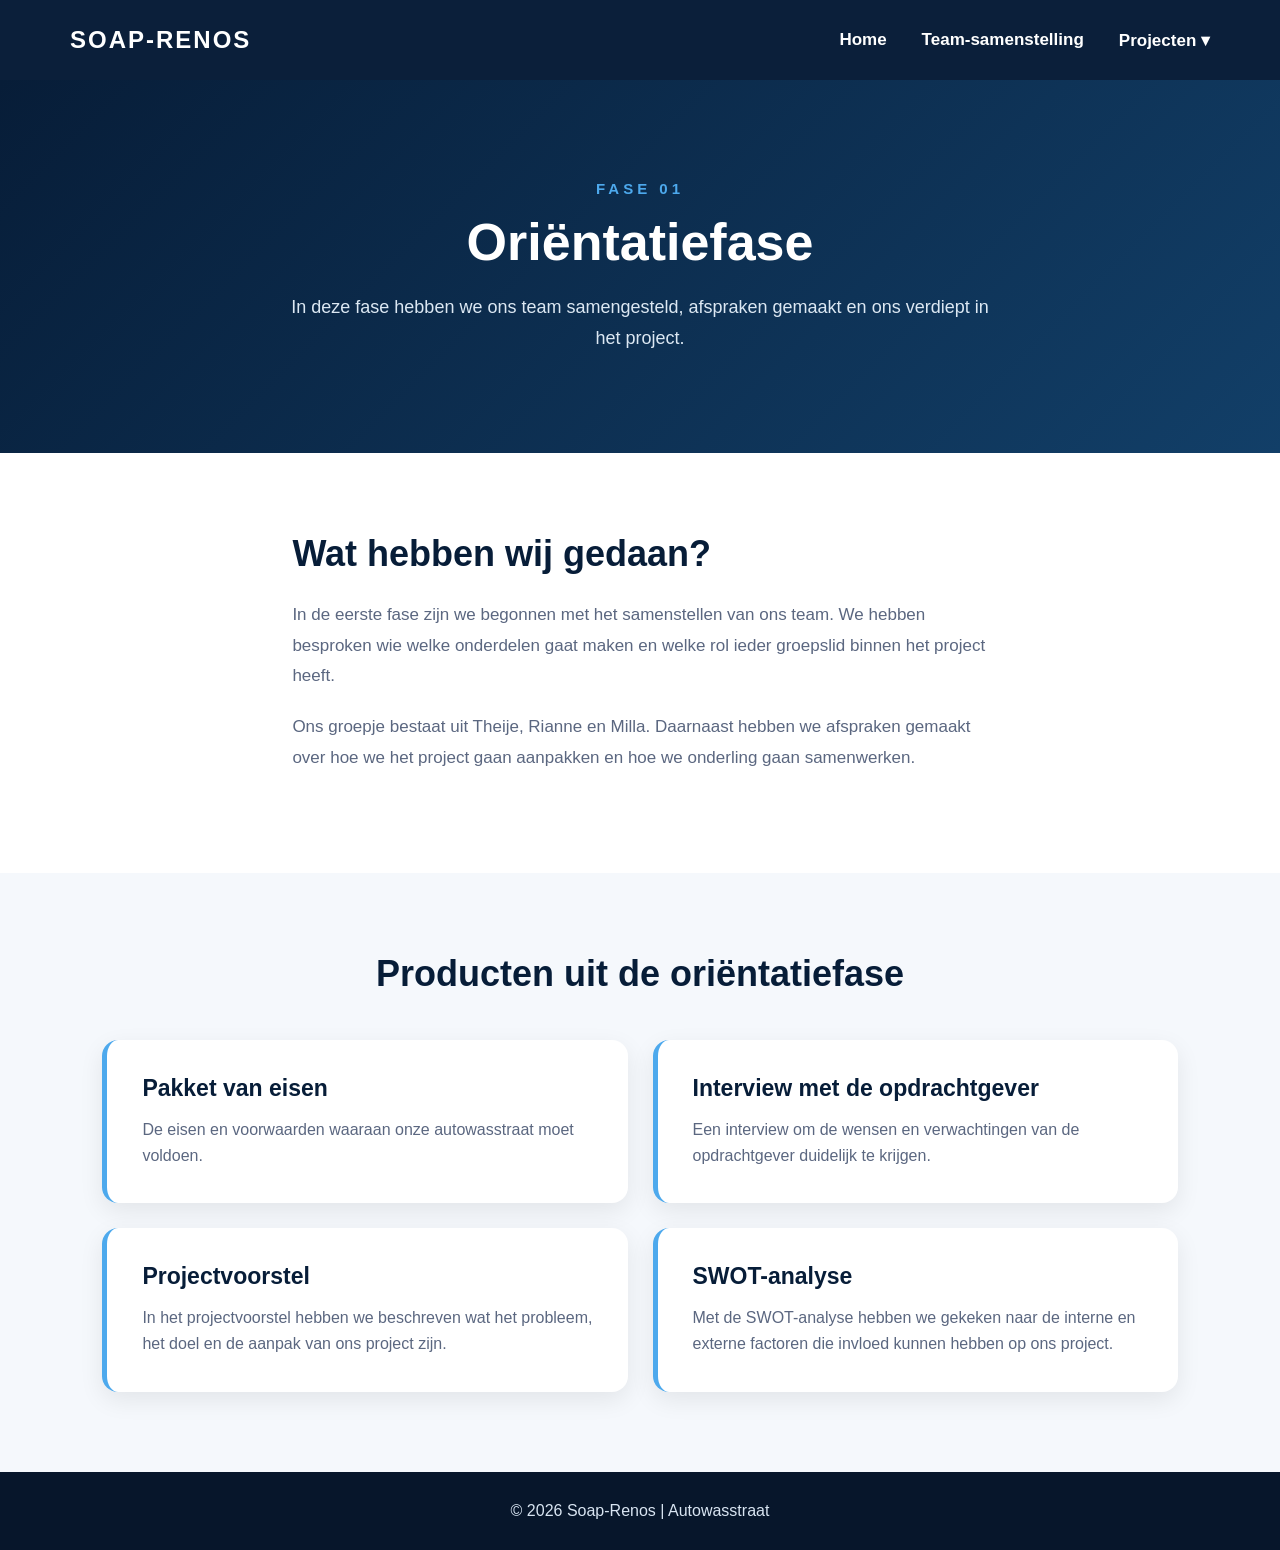
<file: fase1.html>
<!DOCTYPE html>
<html lang="nl">

<head>

    <meta charset="UTF-8">
    <meta name="viewport" content="width=device-width, initial-scale=1.0">

    <title>Fase 1 | Oriëntatiefase | Soap-Renos</title>

    <link rel="stylesheet" href="style.css">

</head>

<body>

    <header>

        <div class="logo">
            SOAP-RENOS
        </div>

        <nav>

            <a href="index.html">Home</a>

            <a href="indeling.html">Team-samenstelling</a>

            <div class="dropdown">

                <a href="#">Projecten ▾</a>

                <div class="dropdown-menu">

                    <a href="fase1.html">Fase 1 - Oriëntatie</a>
                    <a href="fase2.html">Fase 2 - Definitie</a>
                    <a href="fase3.html">Fase 3 - Ontwerp</a>
                    <a href="fase4.html">Fase 4 - Werkvoorbereiding</a>
                    <a href="fase5.html">Fase 5 - Realisatie</a>
                    <a href="fase6.html">Fase 6 - Oplevering</a>
                    <a href="fase7.html">Fase 7 - Nazorg</a>

                </div>

            </div>

        </nav>

    </header>


    <main>

        <section class="fase-header">

            <span>FASE 01</span>

            <h1>Oriëntatiefase</h1>

            <p>
                In deze fase hebben we ons team samengesteld,
                afspraken gemaakt en ons verdiept in het project.
            </p>

        </section>


        <section class="fase-inhoud">

            <h2>Wat hebben wij gedaan?</h2>

            <p>
                In de eerste fase zijn we begonnen met het samenstellen
                van ons team. We hebben besproken wie welke onderdelen
                gaat maken en welke rol ieder groepslid binnen het project
                heeft.
            </p>

            <p>
                Ons groepje bestaat uit Theije, Rianne en Milla.
                Daarnaast hebben we afspraken gemaakt over hoe we het
                project gaan aanpakken en hoe we onderling gaan samenwerken.
            </p>

        </section>


        <section class="fase-producten">

            <h2>Producten uit de oriëntatiefase</h2>


            <div class="product-kaarten">


                <!-- PAKKET VAN EISEN -->

                <div class="product-kaart">

                    <h3>Pakket van eisen</h3>

                    <p>
                        De eisen en voorwaarden waaraan onze
                        autowasstraat moet voldoen.
                    </p>

                    <div class="product-volledig">

                        <h4>1. MakerLab</h4>

                        <p>
                            Minimaal twee onderdelen van het project
                            worden gemaakt met machines uit het MakerLab.
                        </p>


                        <h4>2. Werkende autowasstraat</h4>

                        <p>
                            We dienen een werkende autowasstraat op te
                            leveren ter beoordeling.
                        </p>


                        <h4>3. Lesrooster</h4>

                        <p>
                            Het lesrooster geeft aan op welke tijdstippen
                            gewerkt kan worden in de praktijkruimtes.
                            Het is niet mogelijk om dit op andere
                            tijdstippen te plannen.
                        </p>


                        <h4>4. Magazijn</h4>

                        <p>
                            Een overzicht dat gelijk is aan het te volgen
                            lesrooster geeft aan wie er per dag
                            verantwoordelijk is voor het magazijn.
                            Ook is er een overzicht van reserves die
                            kunnen invallen bij ziekte.
                        </p>


                        <h4>5. Materialen</h4>

                        <p>
                            We gebruiken de materialen die op de door
                            school verstrekte bestellijst staan.
                        </p>


                        <h4>6. Milieu</h4>

                        <p>
                            Voor dit project moet er rekening worden
                            gehouden met het milieu. We houden rekening
                            met hoe de onderdelen na het project
                            gerecycled worden. Dit wordt opgenomen in
                            de gebruikshandleiding.
                        </p>


                        <h4>7. Elektrotechnisch tekenpakket</h4>

                        <p>
                            Het elektrotechnische tekenpakket moet
                            voldoen aan de gestelde voorwaarden.
                        </p>

                    </div>

                </div>


                <!-- INTERVIEW -->

                <div class="product-kaart">

                    <h3>Interview met de opdrachtgever</h3>

                    <p>
                        Een interview om de wensen en verwachtingen
                        van de opdrachtgever duidelijk te krijgen.
                    </p>

                    <div class="product-volledig">

                        <p>
                            Tijdens het interview met de opdrachtgever
                            hebben we informatie verzameld over de
                            wensen en verwachtingen voor de autowasstraat.
                        </p>

                        <p>
                            Deze informatie gebruiken we bij het
                            ontwerpen en realiseren van onze
                            autowasstraat.
                        </p>

                    </div>

                </div>


                <!-- PROJECTVOORSTEL -->

                <div class="product-kaart">

                    <h3>Projectvoorstel</h3>

                    <p>
                        In het projectvoorstel hebben we beschreven
                        wat het probleem, het doel en de aanpak van
                        ons project zijn.
                    </p>

                    <div class="product-volledig">

                        <h4>Probleemstelling</h4>

                        <p>
                            De klant heeft bij ons een aanvraag gedaan
                            voor het ontwerpen en realiseren van een
                            autowasstraat.
                        </p>


                        <h4>Doelstelling</h4>

                        <p>
                            Aan het einde van de projectperiode hebben
                            wij een schaalmodel en een website voor een
                            autowasstraat die voldoen aan de eisen van
                            de klant.
                        </p>


                        <h4>Methode</h4>

                        <p>
                            We vergelijken verschillende bestaande
                            autowasstraten. Op basis daarvan en de eisen
                            van de klant maken we samen een ontwerp.
                        </p>


                        <h4>Haalbaarheid</h4>

                        <p>
                            De haalbaarheid van het project is op dit
                            moment nog moeilijk in te schatten, omdat
                            dit de eerste keer is dat wij een
                            autowasstraat ontwerpen.
                        </p>


                        <h4>Vormgeving</h4>

                        <p>
                            Het eindresultaat bestaat uit een schaalmodel,
                            een website en eventuele presentaties.
                        </p>


                        <h4>Uitgangspunt</h4>

                        <p>
                            Het uiteindelijke resultaat is aan het begin
                            van het project nog niet zichtbaar, omdat
                            het projectvoorstel aan het begin van het
                            project wordt opgesteld.
                        </p>

                    </div>

                </div>


                <!-- SWOT-ANALYSE -->

                <div class="product-kaart">

                    <h3>SWOT-analyse</h3>

                    <p>
                        Met de SWOT-analyse hebben we gekeken naar de
                        interne en externe factoren die invloed kunnen
                        hebben op ons project.
                    </p>

                    <div class="product-volledig">

                        <h4>Sterktes +</h4>

                        <ul>

                            <li>
                                Goede samenwerking en communicatie
                                binnen de groep.
                            </li>

                            <li>
                                Van iedere richting binnen Engineering 1
                                zit er iemand in onze groep. Hierdoor
                                hebben we verschillende soorten kennis
                                binnen het team.
                            </li>

                            <li>
                                Binnen onze groep hebben we een duidelijke
                                planning waar iedereen zich goed aan houdt.
                            </li>

                        </ul>


                        <h4>Zwaktes −</h4>

                        <ul>

                            <li>
                                We kunnen elkaar niet vaak zien. We hebben
                                ongeveer drie uur per week om echt met
                                elkaar te overleggen.
                            </li>

                            <li>
                                We hebben allemaal nog relatief weinig
                                ervaring. Hierdoor kan er bij sommige
                                onderwerpen een gebrek aan kennis zijn.
                            </li>

                        </ul>


                        <h4>Kansen +</h4>

                        <ul>

                            <li>
                                Iedereen kan zich verder verdiepen in
                                zijn eigen specialiteit. Theije kan
                                bijvoorbeeld meer leren over
                                werktuigbouwkunde, Rianne over
                                elektrotechniek en Milla over
                                automatisering.
                            </li>

                        </ul>


                        <h4>Bedreigingen −</h4>

                        <ul>

                            <li>
                                Tijdsdruk kan een bedreiging vormen,
                                vooral richting het einde van het project.
                            </li>

                        </ul>

                    </div>

                </div>


            </div>

        </section>

    </main>


    <footer>

        <p>
            © 2026 Soap-Renos | Autowasstraat
        </p>

    </footer>

</body>

</html>
</file>
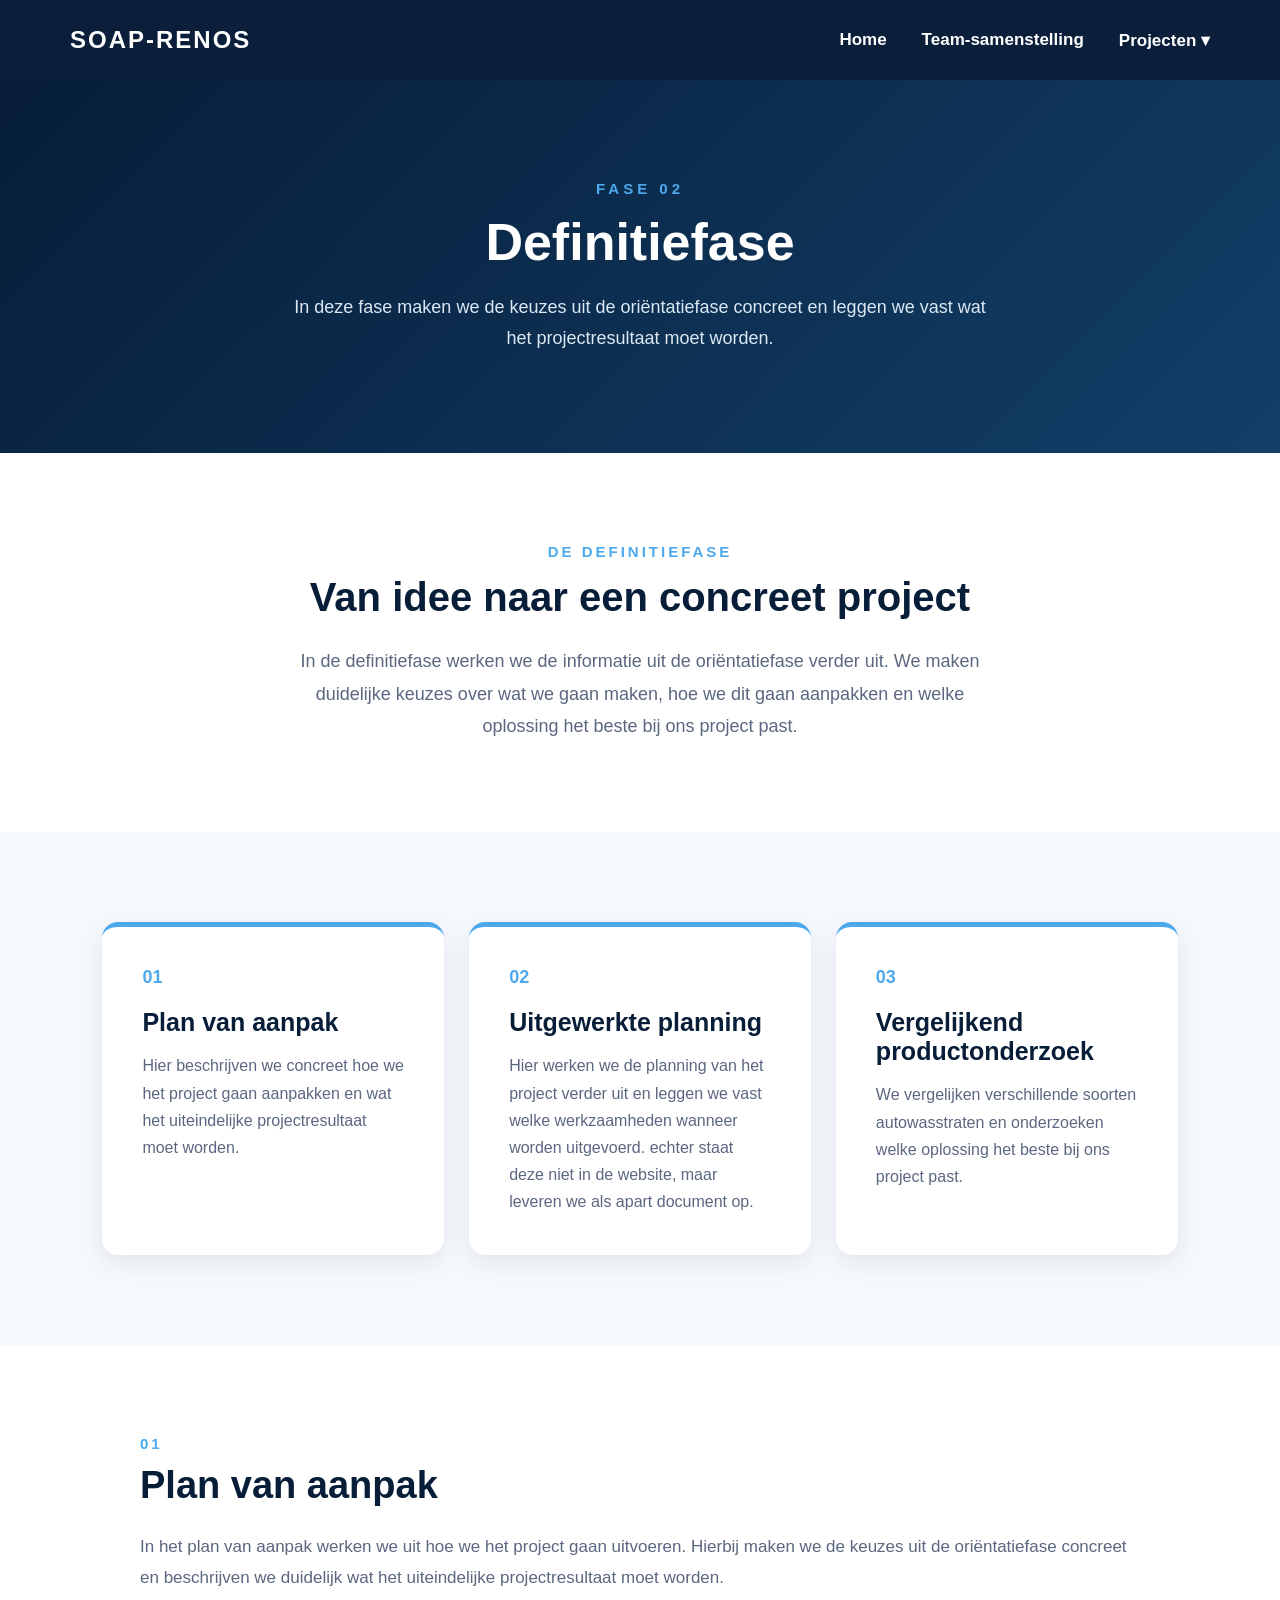
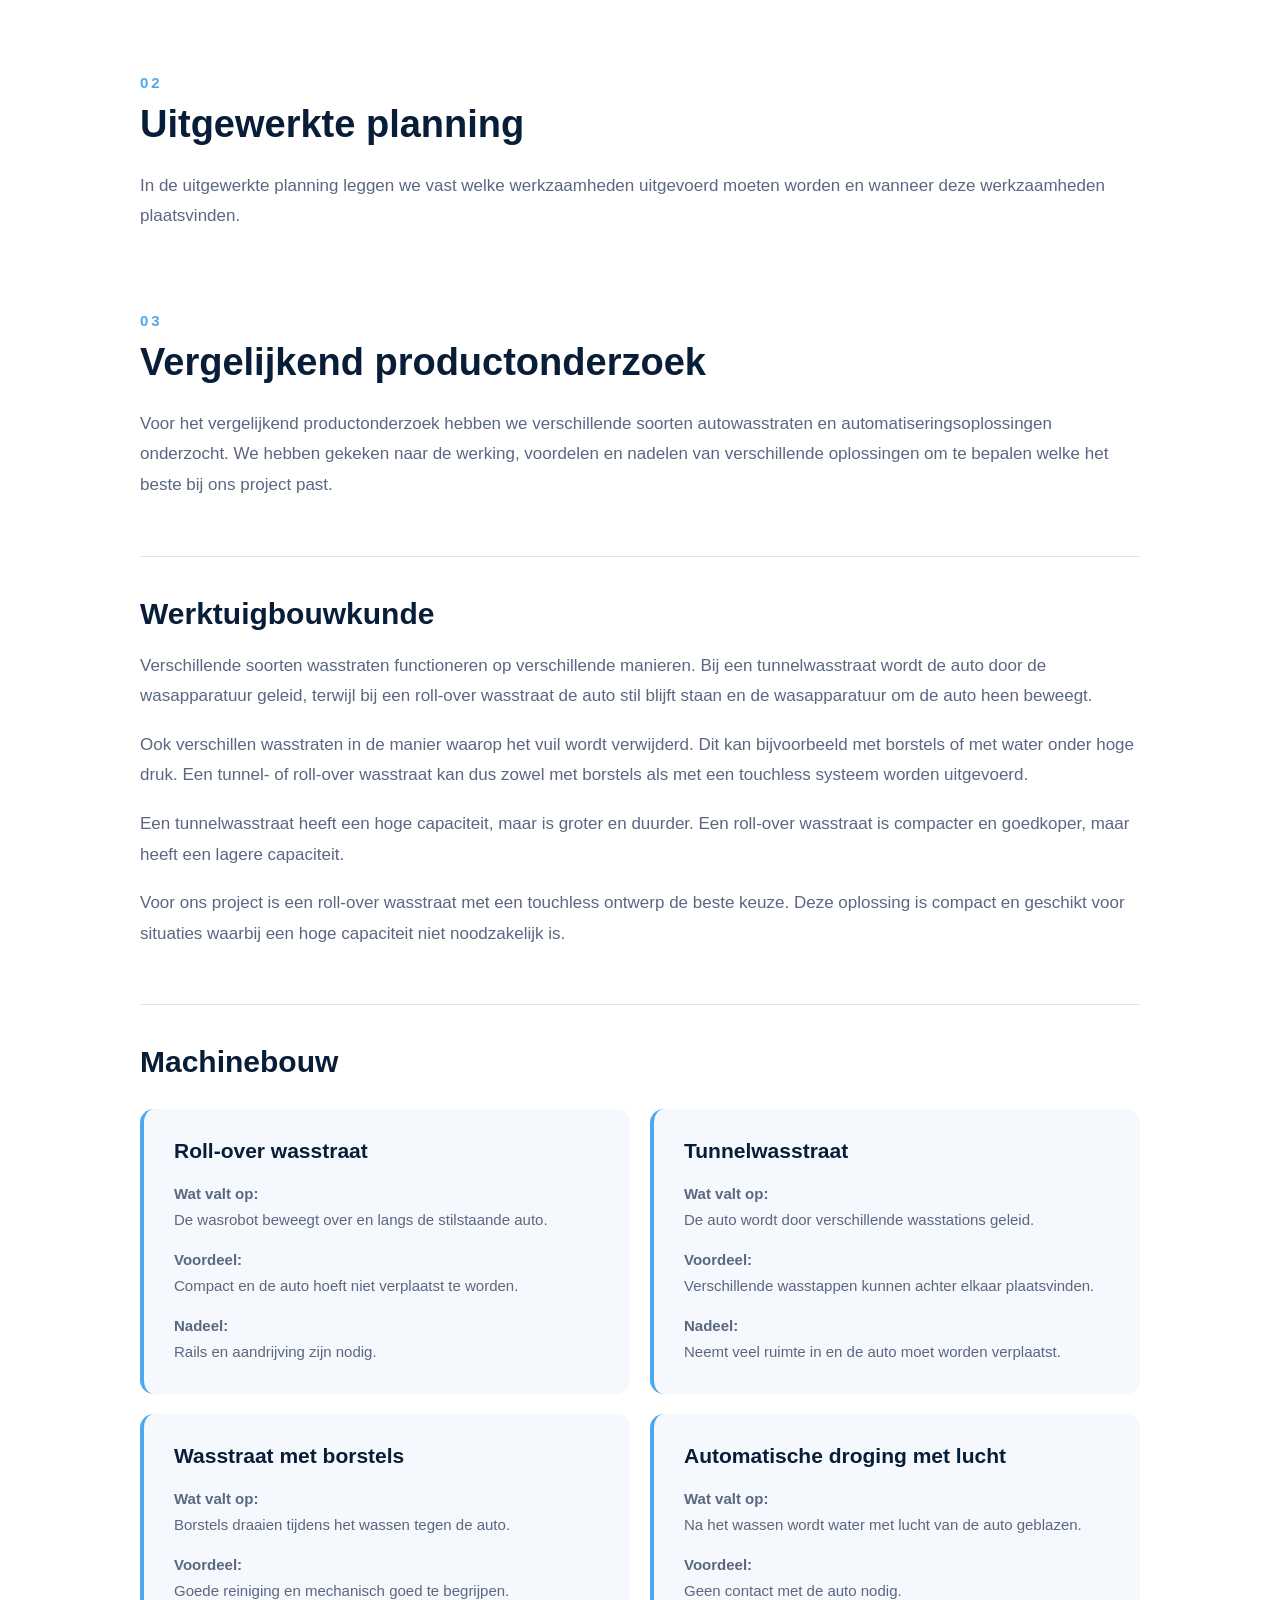
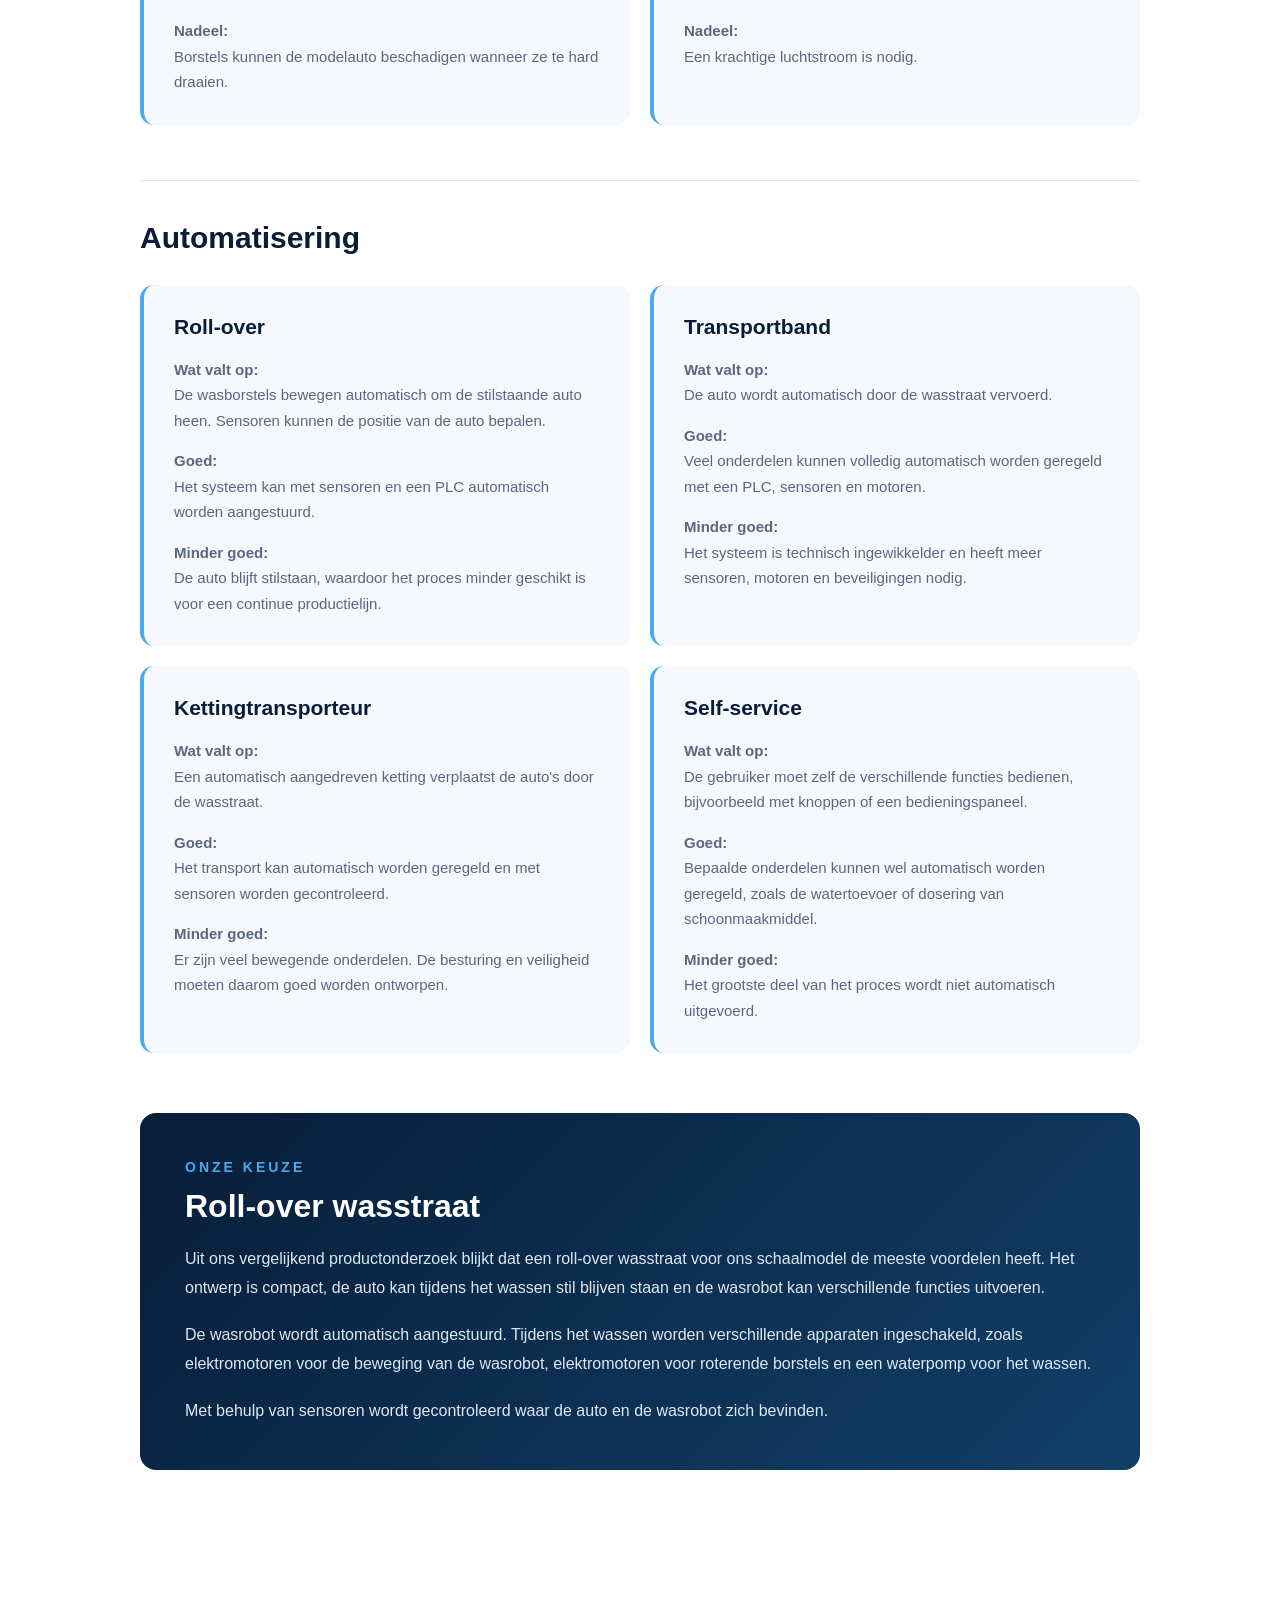
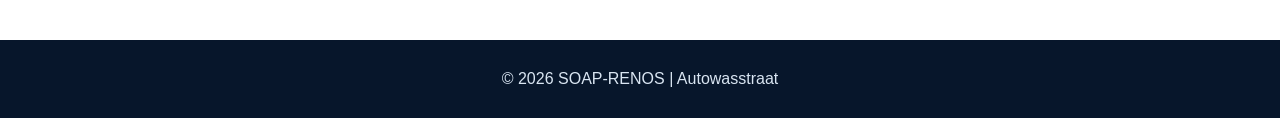
<file: fase2.html>
<!DOCTYPE html>
<html lang="nl">

<head>

    <meta charset="UTF-8">
    <meta name="viewport" content="width=device-width, initial-scale=1.0">

    <title>Fase 2 | Definitiefase | Soap-Renos</title>

    <link rel="stylesheet" href="style.css">

</head>

<body>


<header>

    <div class="logo">
        SOAP-RENOS
    </div>

    <nav>

        <a href="index.html">Home</a>

        <a href="indeling.html">Team-samenstelling</a>

        <div class="dropdown">

            <a href="#">Projecten ▾</a>

            <div class="dropdown-menu">

                <a href="fase1.html">Fase 1 - Oriëntatie</a>
                <a href="fase2.html">Fase 2 - Definitie</a>
                <a href="fase3.html">Fase 3 - Ontwerp</a>
                <a href="fase4.html">Fase 4 - Werkvoorbereiding</a>
                <a href="fase5.html">Fase 5 - Realisatie</a>
                <a href="fase6.html">Fase 6 - Oplevering</a>
                <a href="fase7.html">Fase 7 - Nazorg</a>

            </div>

        </div>

    </nav>

</header>


<main>

    <section class="definitie-header">

        <span>FASE 02</span>

        <h1>Definitiefase</h1>

        <p>
            In deze fase maken we de keuzes uit de oriëntatiefase
            concreet en leggen we vast wat het projectresultaat
            moet worden.
        </p>

    </section>


    <section class="definitie-intro">

        <span>DE DEFINITIEFASE</span>

        <h2>Van idee naar een concreet project</h2>

        <p>
            In de definitiefase werken we de informatie uit de
            oriëntatiefase verder uit. We maken duidelijke keuzes
            over wat we gaan maken, hoe we dit gaan aanpakken en
            welke oplossing het beste bij ons project past.
        </p>

    </section>


    <section class="definitie-onderdelen">

        <div class="definitie-onderdeel">

            <span>01</span>

            <h2>Plan van aanpak</h2>

            <p>
                Hier beschrijven we concreet hoe we het project
                gaan aanpakken en wat het uiteindelijke
                projectresultaat moet worden.
            </p>

        </div>


        <div class="definitie-onderdeel">

            <span>02</span>

            <h2>Uitgewerkte planning</h2>

            <p>
                Hier werken we de planning van het project verder
                uit en leggen we vast welke werkzaamheden wanneer
                worden uitgevoerd. echter staat deze niet in de website, maar leveren we als apart document op.
            </p>

        </div>


        <div class="definitie-onderdeel">

            <span>03</span>

            <h2>Vergelijkend productonderzoek</h2>

            <p>
                We vergelijken verschillende soorten
                autowasstraten en onderzoeken welke oplossing
                het beste bij ons project past.
            </p>

        </div>

    </section>
        <section class="fase2-inhoud">

            <div class="fase2-sectie">

                <span>01</span>

                <h2>Plan van aanpak</h2>

                <p>
                    In het plan van aanpak werken we uit hoe we het
                    project gaan uitvoeren. Hierbij maken we de
                    keuzes uit de oriëntatiefase concreet en
                    beschrijven we duidelijk wat het uiteindelijke
                    projectresultaat moet worden.
                </p>

            </div>


            <div class="fase2-sectie">

                <span>02</span>

                <h2>Uitgewerkte planning</h2>

                <p>
                    In de uitgewerkte planning leggen we vast welke
                    werkzaamheden uitgevoerd moeten worden en wanneer
                    deze werkzaamheden plaatsvinden. 
                </p>

            </div>


            <div class="fase2-sectie">

    <span>03</span>

    <h2>Vergelijkend productonderzoek</h2>

    <p>
        Voor het vergelijkend productonderzoek hebben we
        verschillende soorten autowasstraten en
        automatiseringsoplossingen onderzocht. We hebben gekeken
        naar de werking, voordelen en nadelen van verschillende
        oplossingen om te bepalen welke het beste bij ons project
        past.
    </p>


    <div class="onderzoek-onderdeel">

        <h3>Werktuigbouwkunde</h3>

        <p>
            Verschillende soorten wasstraten functioneren op
            verschillende manieren. Bij een tunnelwasstraat wordt
            de auto door de wasapparatuur geleid, terwijl bij een
            roll-over wasstraat de auto stil blijft staan en de
            wasapparatuur om de auto heen beweegt.
        </p>

        <p>
            Ook verschillen wasstraten in de manier waarop het vuil
            wordt verwijderd. Dit kan bijvoorbeeld met borstels of
            met water onder hoge druk. Een tunnel- of roll-over
            wasstraat kan dus zowel met borstels als met een
            touchless systeem worden uitgevoerd.
        </p>

        <p>
            Een tunnelwasstraat heeft een hoge capaciteit, maar is
            groter en duurder. Een roll-over wasstraat is compacter
            en goedkoper, maar heeft een lagere capaciteit.
        </p>

        <p>
            Voor ons project is een roll-over wasstraat met een
            touchless ontwerp de beste keuze. Deze oplossing is
            compact en geschikt voor situaties waarbij een hoge
            capaciteit niet noodzakelijk is.
        </p>

    </div>


    <div class="onderzoek-onderdeel">

        <h3>Machinebouw</h3>

        <div class="onderzoek-kaarten">

            <div class="onderzoek-kaart">

                <h4>Roll-over wasstraat</h4>

                <p>
                    <strong>Wat valt op:</strong><br>
                    De wasrobot beweegt over en langs de stilstaande auto.
                </p>

                <p>
                    <strong>Voordeel:</strong><br>
                    Compact en de auto hoeft niet verplaatst te worden.
                </p>

                <p>
                    <strong>Nadeel:</strong><br>
                    Rails en aandrijving zijn nodig.
                </p>

            </div>


            <div class="onderzoek-kaart">

                <h4>Tunnelwasstraat</h4>

                <p>
                    <strong>Wat valt op:</strong><br>
                    De auto wordt door verschillende wasstations geleid.
                </p>

                <p>
                    <strong>Voordeel:</strong><br>
                    Verschillende wasstappen kunnen achter elkaar plaatsvinden.
                </p>

                <p>
                    <strong>Nadeel:</strong><br>
                    Neemt veel ruimte in en de auto moet worden verplaatst.
                </p>

            </div>


            <div class="onderzoek-kaart">

                <h4>Wasstraat met borstels</h4>

                <p>
                    <strong>Wat valt op:</strong><br>
                    Borstels draaien tijdens het wassen tegen de auto.
                </p>

                <p>
                    <strong>Voordeel:</strong><br>
                    Goede reiniging en mechanisch goed te begrijpen.
                </p>

                <p>
                    <strong>Nadeel:</strong><br>
                    Borstels kunnen de modelauto beschadigen wanneer
                    ze te hard draaien.
                </p>

            </div>


            <div class="onderzoek-kaart">

                <h4>Automatische droging met lucht</h4>

                <p>
                    <strong>Wat valt op:</strong><br>
                    Na het wassen wordt water met lucht van de auto geblazen.
                </p>

                <p>
                    <strong>Voordeel:</strong><br>
                    Geen contact met de auto nodig.
                </p>

                <p>
                    <strong>Nadeel:</strong><br>
                    Een krachtige luchtstroom is nodig.
                </p>

            </div>

        </div>

    </div>


    <div class="onderzoek-onderdeel">

        <h3>Automatisering</h3>

        <div class="onderzoek-kaarten">

            <div class="onderzoek-kaart">

                <h4>Roll-over</h4>

                <p>
                    <strong>Wat valt op:</strong><br>
                    De wasborstels bewegen automatisch om de
                    stilstaande auto heen. Sensoren kunnen de positie
                    van de auto bepalen.
                </p>

                <p>
                    <strong>Goed:</strong><br>
                    Het systeem kan met sensoren en een PLC
                    automatisch worden aangestuurd.
                </p>

                <p>
                    <strong>Minder goed:</strong><br>
                    De auto blijft stilstaan, waardoor het proces
                    minder geschikt is voor een continue productielijn.
                </p>

            </div>


            <div class="onderzoek-kaart">

                <h4>Transportband</h4>

                <p>
                    <strong>Wat valt op:</strong><br>
                    De auto wordt automatisch door de wasstraat vervoerd.
                </p>

                <p>
                    <strong>Goed:</strong><br>
                    Veel onderdelen kunnen volledig automatisch worden
                    geregeld met een PLC, sensoren en motoren.
                </p>

                <p>
                    <strong>Minder goed:</strong><br>
                    Het systeem is technisch ingewikkelder en heeft
                    meer sensoren, motoren en beveiligingen nodig.
                </p>

            </div>


            <div class="onderzoek-kaart">

                <h4>Kettingtransporteur</h4>

                <p>
                    <strong>Wat valt op:</strong><br>
                    Een automatisch aangedreven ketting verplaatst
                    de auto's door de wasstraat.
                </p>

                <p>
                    <strong>Goed:</strong><br>
                    Het transport kan automatisch worden geregeld en
                    met sensoren worden gecontroleerd.
                </p>

                <p>
                    <strong>Minder goed:</strong><br>
                    Er zijn veel bewegende onderdelen. De besturing
                    en veiligheid moeten daarom goed worden ontworpen.
                </p>

            </div>


            <div class="onderzoek-kaart">

                <h4>Self-service</h4>

                <p>
                    <strong>Wat valt op:</strong><br>
                    De gebruiker moet zelf de verschillende functies
                    bedienen, bijvoorbeeld met knoppen of een bedieningspaneel.
                </p>

                <p>
                    <strong>Goed:</strong><br>
                    Bepaalde onderdelen kunnen wel automatisch worden
                    geregeld, zoals de watertoevoer of dosering van
                    schoonmaakmiddel.
                </p>

                <p>
                    <strong>Minder goed:</strong><br>
                    Het grootste deel van het proces wordt niet
                    automatisch uitgevoerd.
                </p>

            </div>

        </div>

    </div>


    <div class="onderzoek-conclusie">

        <span>ONZE KEUZE</span>

        <h3>Roll-over wasstraat</h3>

        <p>
            Uit ons vergelijkend productonderzoek blijkt dat een
            roll-over wasstraat voor ons schaalmodel de meeste
            voordelen heeft. Het ontwerp is compact, de auto kan
            tijdens het wassen stil blijven staan en de wasrobot
            kan verschillende functies uitvoeren.
        </p>

        <p>
            De wasrobot wordt automatisch aangestuurd. Tijdens het
            wassen worden verschillende apparaten ingeschakeld,
            zoals elektromotoren voor de beweging van de wasrobot,
            elektromotoren voor roterende borstels en een waterpomp
            voor het wassen.
        </p>

        <p>
            Met behulp van sensoren wordt gecontroleerd waar de auto
            en de wasrobot zich bevinden.
        </p>

    </div>

</div>

        </section>
</main>


<footer>

    <p>
        &copy; 2026 SOAP-RENOS | Autowasstraat
    </p>

</footer>


</body>

</html>
</file>
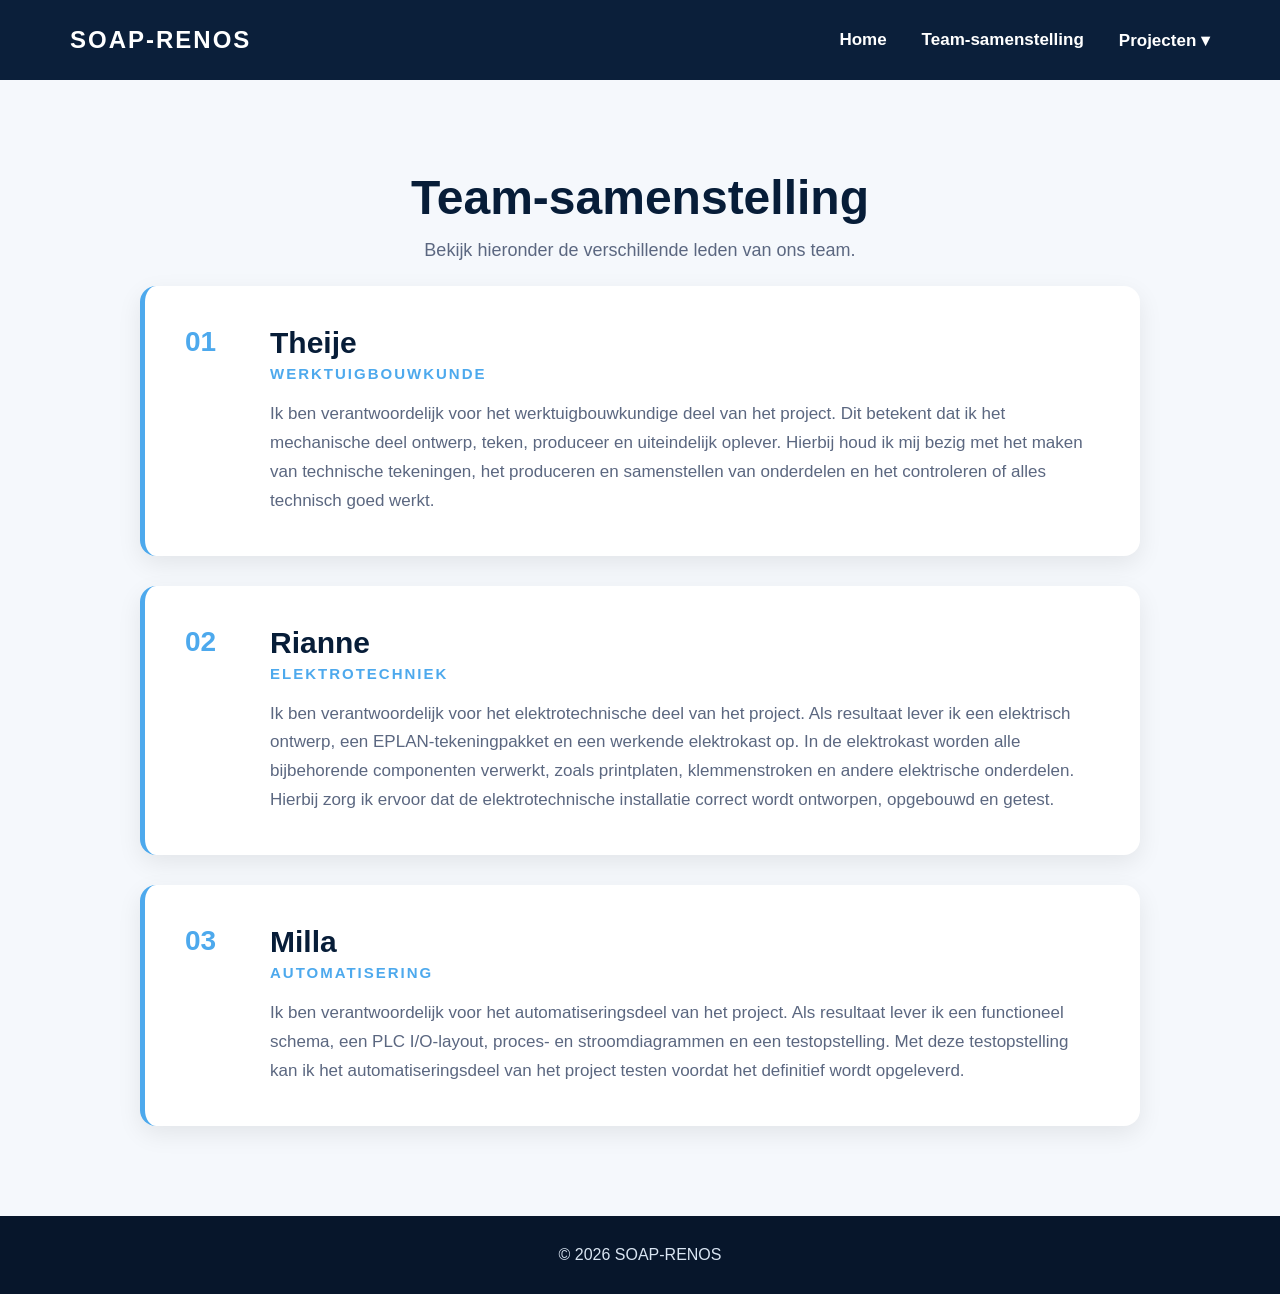
<file: indeling.html>
<!DOCTYPE html>
<html lang="nl">

<head>

    <meta charset="UTF-8">
    <meta name="viewport" content="width=device-width, initial-scale=1.0">

    <title> SOAP-RENOS | Team-samenstelling</title>

    <link rel="stylesheet" href="style.css">

</head>


<body>


<header>

    <div class="logo">
        SOAP-RENOS
    </div>

    <nav>

        <a href="index.html">Home</a>

        <a href="indeling.html">Team-samenstelling</a>

        <div class="dropdown">

            <a href="#">Projecten ▾</a>

            <div class="dropdown-menu">

                <a href="fase1.html">Fase 1 - Oriëntatie</a>
                <a href="fase2.html">Fase 2 - Definitie</a>
                <a href="fase3.html">Fase 3 - Ontwerp</a>
                <a href="fase4.html">Fase 4 - Werkvoorbereiding</a>
                <a href="fase5.html">Fase 5 - Realisatie</a>
                <a href="fase6.html">Fase 6 - Oplevering</a>
                <a href="fase7.html">Fase 7 - Nazorg</a>

            </div>

        </div>

    </nav>

</header>


<main>

    <section class="indeling">

    <h1>Team-samenstelling</h1>

    <p class="indeling-intro">
        Bekijk hieronder de verschillende leden van ons team.
    </p>


    <div class="team-verhalen">

        <div class="team-verhaal" id="theije">

            <div class="team-nummer">01</div>

            <div>
                <h2>Theije</h2>
                <span class="team-opleiding">Werktuigbouwkunde</span>

                <p>
                    Ik ben verantwoordelijk voor het werktuigbouwkundige deel van het project.
                    Dit betekent dat ik het mechanische deel ontwerp, teken, produceer en
                    uiteindelijk oplever. Hierbij houd ik mij bezig met het maken van technische
                    tekeningen, het produceren en samenstellen van onderdelen en het controleren
                    of alles technisch goed werkt.
                </p>
            </div>

        </div>


        <div class="team-verhaal" id="rianne">

            <div class="team-nummer">02</div>

            <div>
                <h2>Rianne</h2>
                <span class="team-opleiding">Elektrotechniek</span>

                <p>
                    Ik ben verantwoordelijk voor het elektrotechnische deel van het project.
                    Als resultaat lever ik een elektrisch ontwerp, een EPLAN-tekeningpakket en
                    een werkende elektrokast op. In de elektrokast worden alle bijbehorende
                    componenten verwerkt, zoals printplaten, klemmenstroken en andere
                    elektrische onderdelen. Hierbij zorg ik ervoor dat de elektrotechnische
                    installatie correct wordt ontworpen, opgebouwd en getest.
                </p>
            </div>

        </div>


        <div class="team-verhaal" id="milla (teamleider )">

            <div class="team-nummer">03</div>

            <div>
                <h2>Milla</h2>
                <span class="team-opleiding">Automatisering</span>

                <p>
                    Ik ben verantwoordelijk voor het automatiseringsdeel van het project.
                    Als resultaat lever ik een functioneel schema, een PLC I/O-layout,
                    proces- en stroomdiagrammen en een testopstelling. Met deze testopstelling
                    kan ik het automatiseringsdeel van het project testen voordat het
                    definitief wordt opgeleverd.
                </p>
            </div>

        </div>

    </div>

</section>

</main>


<footer>

    <p>
        &copy; 2026 SOAP-RENOS
    </p>

</footer>


</body>

</html>
</file>
<file: style.css>
/* ALGEMENE INSTELLINGEN */

* {
    margin: 0;
    padding: 0;
    box-sizing: border-box;
}

body {
    font-family: Arial, sans-serif;
    color: #102a43;
    background-color: white;
}


/* HEADER */

header {
    height: 80px;
    display: flex;
    align-items: center;
    justify-content: space-between;

    padding: 0 70px;

    background-color: #0b1f3a;
}

.logo {
    color: white;
    font-size: 24px;
    font-weight: bold;
    letter-spacing: 2px;
}

nav {
    display: flex;
    align-items: center;
    gap: 35px;
}

nav a {
    color: white;
    text-decoration: none;
    font-size: 17px;
    font-weight: bold;
}

nav a:hover {
    color: #5da9e9;
}


/* DROPDOWN */

.dropdown {
    position: relative;
}

.dropdown-menu {
    display: none;
    position: absolute;
    top: 100%;
    right: 0;
    width: 230px;
    background-color: white;
    border-radius: 8px;
    box-shadow: 0 8px 25px rgba(0,0,0,0.15);
    padding: 10px 0;
    z-index: 10;
}

.dropdown:hover .dropdown-menu {
    display: block;
}

.dropdown-menu a {
    display: block;

    color: #102a43;

    padding: 12px 18px;

    font-size: 15px;
}

.dropdown-menu a:hover {
    background-color: #eef5fb;
    color: #1264ff;
}

.dropdown:hover .dropdown-menu {
    display: block;
}


/* HERO */

.hero {
    height: 900px;

    position: relative;

    display: flex;
    align-items: center;

    overflow: hidden;

    padding: 80px 8%;

    background-color: #071d38;
}
.hero::after {
    content: "";

    position: absolute;

    left: 0;
    bottom: 0;

    width: 100%;
    height: 180px;

    background: linear-gradient(
        to bottom,
        transparent 0%,
        rgba(255, 255, 255, 0.4) 35%,
        rgba(255, 255, 255, 0.8) 65%,
        white 100%
    );

    z-index: 4;

    pointer-events: none;
}

/* TEKST LINKS */

.hero-tekst {
    width: 50%;

    position: relative;

    z-index: 5;

    color: white;
}

.hero-tekst > span {
    display: block;

    color: #4da9ed;

    font-size: 16px;

    font-weight: bold;

    letter-spacing: 4px;

    margin-bottom: 15px;
}
/* FOTO RECHTS */

.hero-foto {
    position: absolute;

    top: 0;
    right: 0;

    width: 65%;
    height: 100%;

    z-index: 1;
}

.hero-foto img {
    width: 100%;
    height: 100%;

    object-fit: cover;

    display: block;

    /* Foto vervaagt aan de linkerkant */
    -webkit-mask-image: linear-gradient(
        to right,
        transparent 0%,
        rgba(0, 0, 0, 0.25) 15%,
        black 45%
    );

    mask-image: linear-gradient(
        to right,
        transparent 0%,
        rgba(0, 0, 0, 0.25) 15%,
        black 45%
    );
}

.hero-tekst h1 {
    font-size: 64px;

    line-height: 1.1;

    margin-bottom: 25px;
}

.hero-tekst p {
    max-width: 600px;

    font-size: 20px;

    line-height: 1.7;

    color: #dce8f3;

    margin-bottom: 35px;
}






/* KNOP */

.knop {
    display: inline-block;

    padding: 16px 30px;

    background-color: #4da9ed;

    color: white;

    text-decoration: none;

    font-weight: bold;

    border-radius: 8px;

    transition: 0.3s;
}

.knop:hover {
    background-color: #6dbcf2;

    transform: translateY(-3px);
}

/* PROJECT INFORMATIE */

.project-info {
    padding: 90px 10%;

    text-align: center;

    background-color: white;
}

.project-info h2 {
    font-size: 38px;

    color: #0b1f3a;

    margin-bottom: 25px;
}

.project-info p {
    max-width: 800px;

    margin: 0 auto;

    font-size: 18px;

    line-height: 1.8;

    color: #52677d;
}


/* GROEP */

.groep {
    padding: 90px 10%;

    text-align: center;

    background-color: #f3f7fb;
}

.groep h2 {
    font-size: 38px;

    color: #0b1f3a;

    margin-bottom: 20px;
}

.groep > p {
    max-width: 700px;

    margin: 0 auto 45px;

    color: #52677d;

    font-size: 18px;

    line-height: 1.7;
}

.groepsleden {
    display: flex;

    justify-content: center;

    gap: 30px;
}

.lid {
    width: 250px;

    padding: 30px;

    background-color: white;

    border-radius: 12px;

    box-shadow: 0 5px 20px rgba(0, 0, 0, 0.08);

    transition: 0.3s;
}

.lid:hover {
    transform: translateY(-6px);

    box-shadow: 0 10px 25px rgba(0, 0, 0, 0.12);
}

.lid h3 {
    color: #0b1f3a;

    font-size: 22px;
}


/* FASES */

.fases {
    padding: 90px 10%;

    text-align: center;

    background-color: white;
}

.fases h2 {
    font-size: 38px;

    color: #0b1f3a;

    margin-bottom: 15px;
}

.fases > p {
    color: #52677d;

    font-size: 18px;

    margin-bottom: 45px;
}

.fase-kaarten {
    display: flex;

    justify-content: center;

    gap: 25px;
}

.fase-kaart {
    width: 300px;

    padding: 35px 25px;

    background-color: #0b1f3a;

    color: white;

    text-decoration: none;

    border-radius: 12px;

    transition: 0.3s;
}

.fase-kaart:hover {
    transform: translateY(-8px);

    background-color: #123b68;
}

.fase-kaart span {
    display: block;

    color: #5da9e9;

    font-size: 18px;

    font-weight: bold;

    margin-bottom: 15px;
}

.fase-kaart h3 {
    font-size: 22px;

    margin-bottom: 12px;
}

.fase-kaart p {
    color: #d9e5f2;

    line-height: 1.5;
}


/* PROJECTGEGEVENS */

.projectgegevens {
    padding: 70px 10%;

    text-align: center;

    background-color: #f3f7fb;
}

.projectgegevens h2 {
    color: #0b1f3a;

    font-size: 32px;

    margin-bottom: 25px;
}

.projectgegevens p {
    color: #52677d;

    margin-bottom: 10px;
}


/* FOOTER */

footer {
    padding: 30px;

    text-align: center;

    background-color: #07162b;

    color: #d9e5f2;
}


/* MOBIELE VERSIE */

@media (max-width: 768px) {

    header {
        height: auto;

        padding: 20px 25px;

        flex-direction: column;

        gap: 20px;
    }

    nav {
        flex-wrap: wrap;

        justify-content: center;

        gap: 15px;
    }

    .hero {
        padding: 70px 25px;

        text-align: center;
    }

    .hero-tekst h1 {
        font-size: 44px;
    }

    .hero-tekst p {
        font-size: 18px;
    }

    .groepsleden {
        flex-direction: column;

        align-items: center;
    }

    .fase-kaarten {
        flex-direction: column;

        align-items: center;
    }

    .fase-kaart {
        width: 100%;

        max-width: 350px;
    }

}
/* INDELING PAGINA */

.indeling {
    width: 100%;
    box-sizing: border-box;

    padding: 90px 40px;
    background-color: #f5f8fc;
    min-height: 700px;

    text-align: center;
}

.indeling h1 {
    font-size: 48px;
    color: #071d38;

    margin: 0 0 15px;

    text-align: center;
}

.indeling-intro {
    font-size: 18px;
    color: #5b6780;

    margin: 0 auto 25px;

    text-align: center;
}

.indeling-kaarten {
    display: flex;
    justify-content: center;
    gap: 30px;
    max-width: 1100px;
    margin: 0 auto;
}

.indeling-kaart {
    width: 320px;
    padding: 35px;
    background-color: white;
    border-radius: 15px;
    box-shadow: 0 5px 20px rgba(0, 0, 0, 0.08);
    text-align: left;
}

.indeling-kaart h2 {
    color: #071d38;
    font-size: 24px;
    margin-bottom: 15px;
}

.indeling-kaart p {
    color: #5b6780;
    line-height: 1.6;
}
/* TEAM VERHALEN */

.team-verhalen {
    max-width: 1000px;
    margin: 20px auto 0;
    display: flex;
    flex-direction: column;
    gap: 30px;
}

.team-verhaal {
    display: flex;
    align-items: flex-start;
    gap: 30px;

    background-color: white;
    padding: 40px;

    border-radius: 16px;

    box-shadow: 0 8px 25px rgba(0, 0, 0, 0.08);

    text-align: left;

    border-left: 5px solid #4da9ed;

    transition: 0.3s;
}

.team-verhaal:hover {
    transform: translateY(-4px);
    box-shadow: 0 12px 30px rgba(0, 0, 0, 0.12);
}

.team-nummer {
    font-size: 28px;
    font-weight: bold;
    color: #4da9ed;

    min-width: 55px;
}

.team-verhaal h2 {
    margin: 0 0 5px;

    font-size: 30px;
    color: #071d38;
}

.team-opleiding {
    display: block;

    color: #4da9ed;

    font-size: 15px;
    font-weight: bold;

    text-transform: uppercase;
    letter-spacing: 2px;

    margin-bottom: 18px;
}

.team-verhaal p {
    margin: 0;

    color: #5b6780;

    font-size: 17px;
    line-height: 1.7;
}

/* OVER ONS PROJECT */

.project-info {
    padding: 90px 8%;
    background-color: white;
}

.project-info-inhoud {
    max-width: 900px;
    margin: 0 auto;
    text-align: center;
}

.project-info-inhoud > span {
    display: block;
    color: #4da9ed;
    font-size: 15px;
    font-weight: bold;
    letter-spacing: 3px;
    margin-bottom: 15px;
}

.project-info-inhoud h2 {
    font-size: 42px;
    color: #071d38;
    margin: 0 0 25px;
}

.project-info-inhoud p {
    font-size: 18px;
    line-height: 1.7;
    color: #5b6780;
    margin-bottom: 18px;
}


/* ONZE VAKGEBIEDEN */

.vakgebieden {
    padding: 90px 8%;
    background-color: #f5f8fc;
}

.vakgebieden-titel {
    max-width: 800px;
    margin: 0 auto 50px;
    text-align: center;
}

.vakgebieden-titel > span {
    display: block;
    color: #4da9ed;
    font-size: 15px;
    font-weight: bold;
    letter-spacing: 3px;
    margin-bottom: 15px;
}

.vakgebieden-titel h2 {
    font-size: 42px;
    color: #071d38;
    margin: 0 0 20px;
}

.vakgebieden-titel p {
    color: #5b6780;
    font-size: 18px;
    line-height: 1.7;
}

.vakgebied-kaarten {
    max-width: 1100px;
    margin: 0 auto;

    display: grid;
    grid-template-columns: repeat(3, 1fr);
    gap: 25px;
}

.vakgebied-kaart {
    background-color: white;
    padding: 35px;

    border-radius: 16px;

    text-decoration: none;

    box-shadow: 0 8px 25px rgba(0, 0, 0, 0.08);

    transition: 0.3s;
}

.vakgebied-kaart:hover {
    transform: translateY(-6px);
    box-shadow: 0 14px 30px rgba(0, 0, 0, 0.12);
}

.vakgebied-icoon {
    font-size: 36px;
    margin-bottom: 20px;
}

.vakgebied-kaart h3 {
    color: #071d38;
    font-size: 24px;
    margin-bottom: 15px;
}

.vakgebied-kaart p {
    color: #5b6780;
    font-size: 16px;
    line-height: 1.6;
    margin-bottom: 25px;
}

.meer-info {
    color: #4da9ed;
    font-weight: bold;
    font-size: 15px;
}/* =========================
   FASE PAGINA
========================= */

.fase-header {
    padding: 100px 8%;
    text-align: center;
    background: linear-gradient(135deg, #071d38, #123f68);
    color: white;
}

.fase-header span {
    display: block;
    color: #4da9ed;
    font-size: 15px;
    font-weight: bold;
    letter-spacing: 4px;
    margin-bottom: 15px;
}

.fase-header h1 {
    font-size: 52px;
    margin: 0 0 20px;
}

.fase-header p {
    max-width: 700px;
    margin: 0 auto;
    color: #dce8f3;
    font-size: 18px;
    line-height: 1.7;
}


/* INHOUD */

.fase-inhoud {
    max-width: 900px;
    margin: 0 auto;
    padding: 80px 8%;
}

.fase-inhoud h2 {
    color: #071d38;
    font-size: 36px;
    margin-bottom: 25px;
}

.fase-inhoud p {
    color: #5b6780;
    font-size: 17px;
    line-height: 1.8;
    margin-bottom: 20px;
}


/* PRODUCTEN */

.fase-producten {
    padding: 80px 8%;
    background-color: #f5f8fc;
    text-align: center;
}

.fase-producten h2 {
    color: #071d38;
    font-size: 36px;
    margin-bottom: 45px;
}

.product-kaarten {
    max-width: 1100px;
    margin: 0 auto;
    display: grid;
    grid-template-columns: repeat(2, 1fr);
    gap: 25px;
}

.product-kaart {
    background-color: white;
    padding: 35px;
    border-radius: 16px;
    text-align: left;
    box-shadow: 0 8px 25px rgba(0, 0, 0, 0.08);
    border-left: 5px solid #4da9ed;
    transition: 0.3s;
}

.product-kaart:hover {
    transform: translateY(-5px);
    box-shadow: 0 14px 30px rgba(0, 0, 0, 0.12);
}

.product-kaart h3 {
    color: #071d38;
    font-size: 23px;
    margin-bottom: 15px;
}

.product-kaart p {
    color: #5b6780;
    font-size: 16px;
    line-height: 1.6;
    margin: 0;
}

/* UITKLAPPEN VAN DE PRODUCTEN */

.product-kaart {
    cursor: pointer;
}

.product-volledig {
    max-height: 0;
    overflow: hidden;
    opacity: 0;
    transition: max-height 0.6s ease, opacity 0.4s ease;
}

.product-kaart:hover .product-volledig {
    max-height: 1500px;
    opacity: 1;
}

.product-kaart:hover {
    transform: translateY(-6px);
}

.kaart-korte-tekst {
    margin-bottom: 0;
}

.product-volledig h4 {
    color: #4da9ed;
    font-size: 18px;
    margin-top: 25px;
    margin-bottom: 8px;
}

.product-volledig p {
    margin-bottom: 15px;
}

.product-volledig ul {
    padding-left: 20px;
    margin-bottom: 20px;
}

.product-volledig li {
    color: #5b6780;
    line-height: 1.6;
    margin-bottom: 10px;
}

/* =========================
   FASE 2 - DEFINITIEFASE
========================= */

.definitie-header {
    padding: 100px 8%;
    text-align: center;
    background: linear-gradient(135deg, #071d38, #123f68);
    color: white;
}

.definitie-header span {
    display: block;
    color: #4da9ed;
    font-size: 15px;
    font-weight: bold;
    letter-spacing: 4px;
    margin-bottom: 15px;
}

.definitie-header h1 {
    font-size: 52px;
    margin: 0 0 20px;
}

.definitie-header p {
    max-width: 700px;
    margin: 0 auto;
    color: #dce8f3;
    font-size: 18px;
    line-height: 1.7;
}


/* INTRODUCTIE */

.definitie-intro {
    max-width: 900px;
    margin: 0 auto;
    padding: 90px 8%;
    text-align: center;
}

.definitie-intro span {
    display: block;
    color: #4da9ed;
    font-size: 15px;
    font-weight: bold;
    letter-spacing: 3px;
    margin-bottom: 15px;
}

.definitie-intro h2 {
    color: #071d38;
    font-size: 40px;
    margin: 0 0 25px;
}

.definitie-intro p {
    color: #5b6780;
    font-size: 18px;
    line-height: 1.8;
    margin: 0;
}


/* DRIE ONDERDELEN */

.definitie-onderdelen {
    padding: 90px 8%;
    background-color: #f5f8fc;

    display: grid;
    grid-template-columns: repeat(3, 1fr);
    gap: 25px;
}

.definitie-onderdeel {
    background-color: white;
    padding: 40px;
    border-radius: 16px;

    box-shadow: 0 8px 25px rgba(0, 0, 0, 0.08);

    border-top: 5px solid #4da9ed;

    transition: 0.3s;
}

.definitie-onderdeel:hover {
    transform: translateY(-6px);

    box-shadow: 0 14px 30px rgba(0, 0, 0, 0.12);
}

.definitie-onderdeel > span {
    display: block;

    color: #4da9ed;
    font-size: 18px;
    font-weight: bold;

    margin-bottom: 20px;
}

.definitie-onderdeel h2 {
    color: #071d38;
    font-size: 25px;

    margin: 0 0 15px;
}

.definitie-onderdeel p {
    color: #5b6780;
    font-size: 16px;
    line-height: 1.7;

    margin: 0;
}
/* =========================
   FASE 2 - UITGEBREIDE INHOUD
========================= */

.fase2-inhoud {
    padding: 90px 8%;
    background-color: white;
}

.fase2-sectie {
    max-width: 1000px;
    margin: 0 auto 80px;
}

.fase2-sectie > span {
    display: block;
    color: #4da9ed;
    font-size: 15px;
    font-weight: bold;
    letter-spacing: 3px;
    margin-bottom: 12px;
}

.fase2-sectie h2 {
    color: #071d38;
    font-size: 38px;
    margin: 0 0 25px;
}

.fase2-sectie p {
    color: #5b6780;
    font-size: 17px;
    line-height: 1.8;
    margin: 0;
}
/* =========================
   VERGELIJKEND PRODUCTONDERZOEK
========================= */

.onderzoek-onderdeel {
    margin-top: 55px;
    padding-top: 40px;
    border-top: 1px solid #dce5ee;
}

.onderzoek-onderdeel h3 {
    color: #071d38;
    font-size: 30px;
    margin-bottom: 20px;
}

.onderzoek-onderdeel > p {
    color: #5b6780;
    font-size: 17px;
    line-height: 1.8;
    margin-bottom: 18px;
}


/* PRODUCTKAARTEN */

.onderzoek-kaarten {
    display: grid;
    grid-template-columns: repeat(2, 1fr);
    gap: 20px;
    margin-top: 30px;
}

.onderzoek-kaart {
    background-color: #f5f8fc;
    padding: 30px;
    border-radius: 14px;
    border-left: 4px solid #4da9ed;
}

.onderzoek-kaart h4 {
    color: #071d38;
    font-size: 21px;
    margin: 0 0 18px;
}

.onderzoek-kaart p {
    color: #5b6780;
    font-size: 15px;
    line-height: 1.7;
    margin-bottom: 15px;
}

.onderzoek-kaart p:last-child {
    margin-bottom: 0;
}


/* CONCLUSIE */

.onderzoek-conclusie {
    margin-top: 60px;
    padding: 45px;
    border-radius: 16px;
    background: linear-gradient(135deg, #071d38, #123f68);
    color: white;
}

.onderzoek-conclusie > span {
    color: #4da9ed;
    font-size: 14px;
    font-weight: bold;
    letter-spacing: 3px;
}

.onderzoek-conclusie h3 {
    font-size: 32px;
    margin: 12px 0 20px;
}

.onderzoek-conclusie p {
    color: #dce8f3;
    font-size: 16px;
    line-height: 1.8;
    margin-bottom: 18px;
}

.onderzoek-conclusie p:last-child {
    margin-bottom: 0;
}
.definitie-onderdeel {
    text-decoration: none;
    color: inherit;
    display: block;
    cursor: pointer;
}

html {
    scroll-behavior: smooth;
}
/* INFORMATIE FASE 3 */

.ontwerp-informatie {
    padding: 90px 8%;
    background-color: white;
}

.ontwerp-sectie {
    max-width: 1000px;
    margin: 0 auto 80px;
    padding-top: 20px;
    scroll-margin-top: 100px;
}

.ontwerp-sectie > span {
    color: #4da9ed;
    font-size: 15px;
    font-weight: bold;
    letter-spacing: 3px;
}

.ontwerp-sectie h2 {
    color: #071d38;
    font-size: 38px;
    margin: 10px 0 20px;
}

.ontwerp-sectie p {
    color: #5b6780;
    font-size: 17px;
    line-height: 1.8;
}

/* MIN​​DMAP FASE 3 */

.mindmap-afbeelding {
    display: block;
    width: 100%;
    max-width: 900px;
    height: auto;
    margin: 35px auto 0;
    border-radius: 12px;
    box-shadow: 0 8px 25px rgba(0, 0, 0, 0.10);
}


/* FASE 3 - NETTE INFORMATIESECTIES */

.ontwerp-informatie {
    padding: 70px 8%;
    background-color: #f5f8fc;
}

.ontwerp-sectie {
    max-width: 1000px;
    margin: 0 auto 35px;
    padding: 40px 45px;
    background-color: white;
    border-radius: 16px;
    border: 1px solid #e5edf5;
    border-top: 4px solid #4da9ed;
    box-shadow: 0 8px 25px rgba(7, 29, 56, 0.06);
    scroll-margin-top: 100px;
}

.ontwerp-sectie > span {
    display: inline-block;
    margin-bottom: 12px;
    color: #4da9ed;
    font-size: 14px;
    font-weight: bold;
    letter-spacing: 3px;
}

.ontwerp-sectie h2 {
    margin: 0 0 25px;
    color: #071d38;
    font-size: 32px;
    line-height: 1.3;
}

.ontwerp-sectie h3 {
    margin: 30px 0 12px;
    color: #102f50;
    font-size: 22px;
}

.ontwerp-sectie h4 {
    margin: 22px 0 8px;
    color: #287dbb;
    font-size: 18px;
}

.ontwerp-sectie p {
    margin: 0 0 18px;
    color: #52647b;
    font-size: 16px;
    line-height: 1.85;
}

.ontwerp-sectie ul {
    margin: 15px 0 25px;
    padding-left: 24px;
}

.ontwerp-sectie li {
    margin-bottom: 12px;
    padding-left: 5px;
    color: #52647b;
    font-size: 16px;
    line-height: 1.7;
}

.ontwerp-sectie li::marker {
    color: #4da9ed;
}

.mindmap-afbeelding {
    display: block;
    width: 100%;
    max-width: 900px;
    height: auto;
    margin: 30px auto 0;
    border-radius: 10px;
    border: 1px solid #e5edf5;
}

html {
    scroll-behavior: smooth;
}

/* MOBIEL */

@media (max-width: 768px) {
    .ontwerp-informatie {
        padding: 40px 5%;
    }

    .ontwerp-sectie {
        padding: 28px 22px;
        margin-bottom: 25px;
    }

    .ontwerp-sectie h2 {
        font-size: 27px;
    }

    .ontwerp-sectie h3 {
        font-size: 20px;
    }
}
</file>
